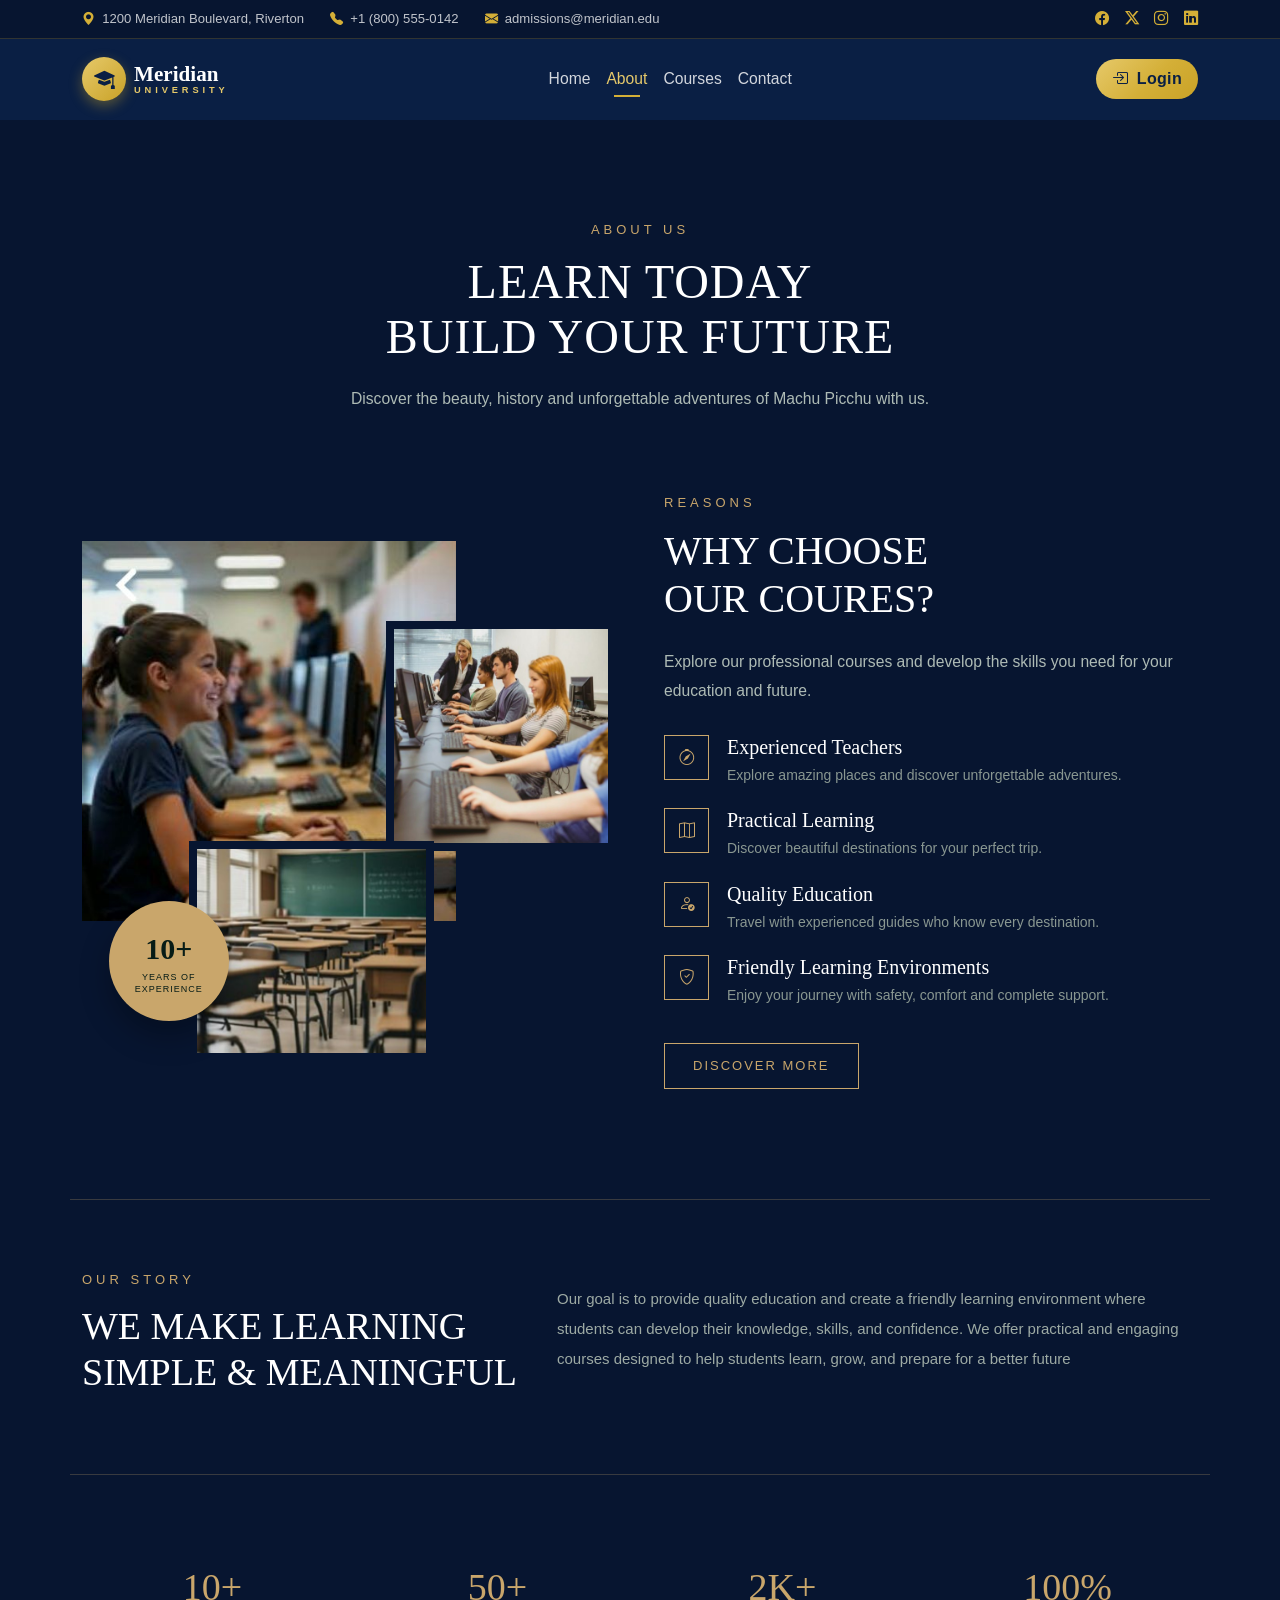
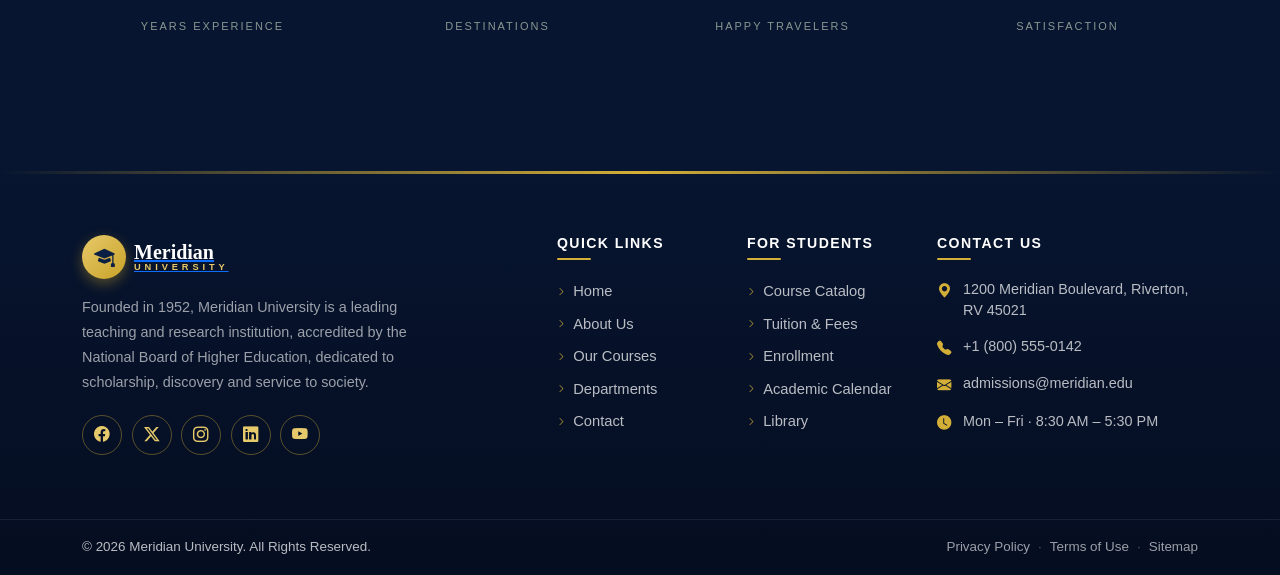
<file: about.html>
<!DOCTYPE html>
<html lang="en">
<head>
    <meta charset="UTF-8">
    <meta name="viewport" content="width=device-width, initial-scale=1.0">
    <title>Our Courses | Meridian University</title>
  <meta name="description" content="Browse courses at Meridian University — search, filter and enroll across seven schools and departments.">
  <link rel="icon" href="data:image/svg+xml,%3Csvg xmlns='http://www.w3.org/2000/svg' viewBox='0 0 64 64'%3E%3Crect width='64' height='64' rx='14' fill='%230a1f44'/%3E%3Ctext x='32' y='44' font-family='Georgia,serif' font-size='36' fill='%23d4af37' text-anchor='middle'%3EM%3C/text%3E%3C/svg%3E">
  <link href="https://cdn.jsdelivr.net/npm/bootstrap@5.3.3/dist/css/bootstrap.min.css" rel="stylesheet">
  <link href="https://cdn.jsdelivr.net/npm/bootstrap-icons@1.11.3/font/bootstrap-icons.min.css" rel="stylesheet">
  <link href="css/style.css" rel="stylesheet">
  <link rel="stylesheet" href="css/about.css">
</head>
<body>

      <!-- ============ TOP BAR ============ -->
  <div class="topbar d-none d-lg-block">
    <div class="container d-flex justify-content-between align-items-center">
      <div>
        <span class="topbar-item"><i class="bi bi-geo-alt-fill"></i> 1200 Meridian Boulevard, Riverton</span>
        <span class="topbar-item"><i class="bi bi-telephone-fill"></i> +1 (800) 555-0142</span>
        <span class="topbar-item"><i class="bi bi-envelope-fill"></i> admissions@meridian.edu</span>
      </div>
      <div class="topbar-social">
        <a href="#" aria-label="Facebook"><i class="bi bi-facebook"></i></a>
        <a href="#" aria-label="X (Twitter)"><i class="bi bi-twitter-x"></i></a>
        <a href="#" aria-label="Instagram"><i class="bi bi-instagram"></i></a>
        <a href="#" aria-label="LinkedIn"><i class="bi bi-linkedin"></i></a>
      </div>
    </div>
  </div>
     <!-- ============ NAVBAR ============ -->
 <nav class="navbar navbar-expand-lg navbar-dark navbar-main sticky-top" id="mainNavbar">
    <div class="container">
      <a class="navbar-brand d-flex align-items-center gap-2" href="#top">
        <span class="brand-badge"><i class="bi bi-mortarboard-fill"></i></span>
        <span class="d-flex flex-column lh-1">
          <span class="brand-name font-serif">Meridian</span>
          <span class="brand-sub">UNIVERSITY</span>
        </span>
      </a>
      <button class="navbar-toggler gold-toggler" type="button" data-bs-toggle="collapse" data-bs-target="#mainNav" aria-controls="mainNav" aria-expanded="false" aria-label="Toggle navigation">
        <span class="navbar-toggler-icon"></span>
      </button>
      <div class="collapse navbar-collapse" id="mainNav">
        <ul class="navbar-nav mx-auto mb-2 mb-lg-0">
          <li class="nav-item"><a class="nav-link "   aria-current="page"   href="index.html">Home</a></li>
          <li class="nav-item"><a class="nav-link active " href="about.html">About</a></li>
          <li class="nav-item"><a class="nav-link  " href="courses.html" >Courses</a></li>
          <li class="nav-item"><a class="nav-link" href="contact.html">Contact</a></li>
        </ul>
        <a href="login.html" class="btn btn-gold rounded-pill px-3 py-2 btn-login">
          <i class="bi bi-box-arrow-in-right me-1"></i> Login
        </a>
      </div>
    </div>
  </nav>
 <section class="about-section">
        <div class="container">
            <div class="text-center about-title">
                <p class="small-title">ABOUT US</p>
                <h1>LEARN TODAY
<br>BUILD YOUR FUTURE</h1>

                <p class="intro-text">
                    Discover the beauty, history and unforgettable
                    adventures of Machu Picchu with us.
                </p>
            </div>
            <div class="row align-items-center g-5">
                <div class="col-lg-6">
                    <div class="about-images">
                        <img src="img/photo3.jpg"
                            class="image-main"
                            alt="Machu Picchu">
                        <img src="img/photo2.jpg "
                            class="image-small image-one"
                            alt="Machu Picchu">

                        <img src="img/photo.jpg"
                            class="image-small image-two"
                            alt="Mountain">
                        <div class="experience-badge">
                            <span>10+</span>
                            <small>
                                YEARS OF<br>
                                EXPERIENCE
                            </small>
                        </div>
                    </div>
                </div>
                <div class="col-lg-6">
                    <p class="sub-heading">REASONS</p>
                    <h2 class="about-heading">
                        WHY CHOOSE
                        <br>
                        OUR COURES?
                    </h2>
                    <p class="about-description">
                       Explore our professional courses and develop
                       the skills you need for your education and future.
                    </p>
                    <div class="reason">
                        <div class="reason-icon">
                            <i class="bi bi-compass"></i>
                        </div>
                        <div>
                            <h5>Experienced Teachers</h5>
                            <p>
                                Explore amazing places and discover
                                unforgettable adventures.
                            </p>
                        </div>
                    </div>

                    <div class="reason">
                        <div class="reason-icon">
                            <i class="bi bi-map"></i>
                        </div>
                        <div>
                            <h5>Practical Learning</h5>
                            <p>
                                Discover beautiful destinations
                                for your perfect trip.
                            </p>
                        </div>
                    </div>

                    <div class="reason">
                        <div class="reason-icon">
                            <i class="bi bi-person-check"></i>
                        </div>
                        <div>
                            <h5>Quality Education</h5>
                            <p>
                                Travel with experienced guides
                                who know every destination.
                            </p>
                        </div>
                    </div>

                    <div class="reason">
                        <div class="reason-icon">
                            <i class="bi bi-shield-check"></i>
                        </div>
                        <div>
                            <h5>Friendly Learning Environments</h5>
                            <p>
                                Enjoy your journey with safety,
                                comfort and complete support.
                            </p>
                        </div>
                    </div>
                    <a href="#" class="about-button">
                        DISCOVER MORE
                    </a>
                </div>
            </div>

            <div class="row story-section align-items-center">

                <div class="col-lg-5">

                    <p class="sub-heading">
                        OUR STORY
                    </p>

                    <h2 class="story-title">
                        WE MAKE LEARNING
                        <br>SIMPLE & MEANINGFUL</h2>
                </div>
                <div class="col-lg-7">
                    <p class="story-text">
                        Our goal is to provide quality education and create a friendly learning environment where students can develop their knowledge, skills, and confidence. We offer practical and engaging courses designed to help students learn, grow, and prepare for a better future
                    </p>
                </div>
            </div>
            <div class="row statistics text-center">

                <div class="col-6 col-md-3">
                    <div class="stat-box">
                        <h3>10+</h3>
                        <p>YEARS EXPERIENCE</p>

                    </div>
                </div>
                <div class="col-6 col-md-3">
                    <div class="stat-box">
                        <h3>50+</h3>
                        <p>DESTINATIONS</p>
                    </div>
                </div>
                <div class="col-6 col-md-3">
                    <div class="stat-box">
                        <h3>2K+</h3>
                        <p> HAPPY TRAVELERS</p>

                    </div>
                </div>
                <div class="col-6 col-md-3">
                    <div class="stat-box">
                        <h3>100%</h3>
                        <p>SATISFACTION</p>
                    </div>
                </div>
            </div>
        </div>
 </section>


   


  <!-- ============ FOOTER ============ -->
  <footer class="footer">
    <div class="container py-5">
      <div class="row g-4 py-3">
        <div class="col-12 col-lg-4">
          <a class="d-inline-flex align-items-center gap-2 mb-3" href="#top">
            <span class="brand-badge"><i class="bi bi-mortarboard-fill"></i></span>
            <span class="d-flex flex-column lh-1">
              <span class="brand-name font-serif">Meridian</span>
              <span class="brand-sub">UNIVERSITY</span>
            </span>
          </a>
          <p class="footer-about">
            Founded in 1952, Meridian University is a leading teaching and research institution,
            accredited by the National Board of Higher Education, dedicated to scholarship,
            discovery and service to society.
          </p>
          <div class="footer-social">
            <a href="#" aria-label="Facebook"><i class="bi bi-facebook"></i></a>
            <a href="#" aria-label="X (Twitter)"><i class="bi bi-twitter-x"></i></a>
            <a href="#" aria-label="Instagram"><i class="bi bi-instagram"></i></a>
            <a href="#" aria-label="LinkedIn"><i class="bi bi-linkedin"></i></a>
            <a href="#" aria-label="YouTube"><i class="bi bi-youtube"></i></a>
          </div>
        </div>
        <div class="col-6 col-md-3 col-lg-2 offset-lg-1">
          <h6 class="footer-title">Quick Links</h6>
          <ul class="footer-links">
            <li><a href="#top">Home</a></li>
            <li><a href="#">About Us</a></li>
            <li><a href="#browseSection">Our Courses</a></li>
            <li><a href="#">Departments</a></li>
            <li><a href="#">Contact</a></li>
          </ul>
        </div>
        <div class="col-6 col-md-4 col-lg-2">
          <h6 class="footer-title">For Students</h6>
          <ul class="footer-links">
            <li><a href="#browseSection">Course Catalog</a></li>
            <li><a href="#tuition">Tuition &amp; Fees</a></li>
            <li><a href="#" data-bs-toggle="modal" data-bs-target="#enrollModal" id="footerEnrollLink">Enrollment</a></li>
            <li><a href="#">Academic Calendar</a></li>
            <li><a href="#">Library</a></li>
          </ul>
        </div>
        <div class="col-12 col-md-5 col-lg-3">
          <h6 class="footer-title">Contact Us</h6>
          <ul class="footer-contact">
            <li><i class="bi bi-geo-alt-fill"></i><span>1200 Meridian Boulevard, Riverton, RV 45021</span></li>
            <li><i class="bi bi-telephone-fill"></i><span>+1 (800) 555-0142</span></li>
            <li><i class="bi bi-envelope-fill"></i><span>admissions@meridian.edu</span></li>
            <li><i class="bi bi-clock-fill"></i><span>Mon &ndash; Fri &middot; 8:30 AM &ndash; 5:30 PM</span></li>
          </ul>
        </div>
      </div>
    </div>
    <div class="footer-bottom">
      <div class="container d-flex flex-column flex-md-row justify-content-between align-items-center gap-2">
        <span>&copy; 2026 Meridian University. All Rights Reserved.</span>
        <span class="footer-bottom-links">
          <a href="#">Privacy Policy</a><span>&middot;</span><a href="#">Terms of Use</a><span>&middot;</span><a href="#">Sitemap</a>
        </span>
      </div>
    </div>
  </footer>

  <!-- ============ ENROLLMENT MODAL ============ -->
  <div class="modal fade" id="enrollModal" tabindex="-1" aria-labelledby="enrollModalTitle" aria-hidden="true">
    <div class="modal-dialog modal-lg modal-dialog-centered modal-dialog-scrollable">
      <div class="modal-content">
        <div class="modal-header app-modal-header">
          <h5 class="modal-title font-serif" id="enrollModalTitle">
            <i class="bi bi-pencil-square me-2"></i>Course Enrollment Application
          </h5>
          <button type="button" class="btn-close btn-close-white" data-bs-dismiss="modal" aria-label="Close"></button>
        </div>

        <div class="modal-body p-4">
          <div id="enrollFormWrap">
            <p class="text-muted small mb-4">
              Complete the application below to reserve your place. Fields marked
              <span class="required-mark">*</span> are required.
            </p>
            <form id="enrollForm" class="needs-validation" novalidate>
              <div class="row g-3">
                <div class="col-md-6">
                  <label class="form-label" for="enrollName">Full Name <span class="required-mark">*</span></label>
                  <input type="text" class="form-control" id="enrollName" placeholder="e.g. Amelia J. Ward" required>
                  <div class="invalid-feedback">Please enter your full name.</div>
                </div>
                <div class="col-md-6">
                  <label class="form-label" for="enrollFather">Father's Name <span class="required-mark">*</span></label>
                  <input type="text" class="form-control" id="enrollFather" placeholder="e.g. Robert M. Ward" required>
                  <div class="invalid-feedback">Please enter your father's name.</div>
                </div>
                <div class="col-md-6">
                  <label class="form-label" for="enrollEmail">Email Address <span class="required-mark">*</span></label>
                  <div class="input-group">
                    <span class="input-group-text icon-addon"><i class="bi bi-envelope"></i></span>
                    <input type="email" class="form-control" id="enrollEmail" placeholder="you@example.com" required>
                  </div>
                  <div class="invalid-feedback">Please enter a valid email address.</div>
                </div>
                <div class="col-md-6">
                  <label class="form-label" for="enrollPhone">Phone Number <span class="required-mark">*</span></label>
                  <div class="input-group">
                    <span class="input-group-text icon-addon"><i class="bi bi-telephone"></i></span>
                    <input type="tel" class="form-control" id="enrollPhone" placeholder="+1 555 000 1234" pattern="[0-9+()\-\s]{7,20}" required>
                  </div>
                  <div class="invalid-feedback">Please enter a valid phone number.</div>
                </div>
                <div class="col-md-6">
                  <label class="form-label" for="enrollDob">Date of Birth <span class="required-mark">*</span></label>
                  <input type="date" class="form-control" id="enrollDob" required>
                  <div class="invalid-feedback">Please select your date of birth.</div>
                </div>
                <div class="col-md-6">
                  <label class="form-label" for="enrollGender">Gender <span class="required-mark">*</span></label>
                  <select class="form-select" id="enrollGender" required>
                    <option value="" disabled selected>Select gender...</option>
                    <option>Male</option>
                    <option>Female</option>
                    <option>Other</option>
                    <option>Prefer not to say</option>
                  </select>
                  <div class="invalid-feedback">Please select your gender.</div>
                </div>
                <div class="col-12">
                  <label class="form-label" for="enrollAddress">Address <span class="required-mark">*</span></label>
                  <div class="input-group">
                    <span class="input-group-text icon-addon"><i class="bi bi-house-door"></i></span>
                    <input type="text" class="form-control" id="enrollAddress" placeholder="Street, city, state / province, postal code" required>
                  </div>
                  <div class="invalid-feedback">Please enter your full address.</div>
                </div>
                <div class="col-md-6">
                  <label class="form-label" for="enrollEducation">Previous Education <span class="required-mark">*</span></label>
                  <select class="form-select" id="enrollEducation" required>
                    <option value="" disabled selected>Select education...</option>
                    <option>High School / Secondary</option>
                    <option>Diploma</option>
                    <option>Associate Degree</option>
                    <option>Bachelor's Degree</option>
                    <option>Master's Degree</option>
                    <option>Other</option>
                  </select>
                  <div class="invalid-feedback">Please select your previous education.</div>
                </div>
                <div class="col-md-6">
                  <label class="form-label" for="enrollCourse">Selected Course</label>
                  <input type="text" class="form-control bg-light" id="enrollCourse" readonly>
                  <div class="form-text text-gold-dark" id="enrollCourseFee"></div>
                </div>
                <div class="col-12">
                  <label class="form-label" for="enrollInfo">Additional Information</label>
                  <textarea class="form-control" id="enrollInfo" rows="3" placeholder="Anything else you would like the admissions office to know (optional)"></textarea>
                </div>
              </div>
            </form>
          </div>

          <div id="enrollSuccess" class="enroll-success d-none">
            <div class="success-icon"><i class="bi bi-check-lg"></i></div>
            <h4 class="font-serif mb-2">Application Submitted</h4>
            <p class="text-muted">
              Congratulations! Your enrollment application has been received.
              Our admissions office will contact you within two working days.
            </p>
            <div class="success-details">
              <div class="row-line"><span>Student ID</span><strong id="enrollSid">—</strong></div>
              <div class="row-line"><span>Course</span><strong id="enrollCourseLabel">—</strong></div>
              <div class="row-line"><span>Course Fee</span><strong id="enrollFeeLabel">—</strong></div>
              <div class="row-line"><span>Status</span><strong class="text-gold-dark">Application Under Review</strong></div>
            </div>
            <div class="d-flex flex-wrap gap-2 justify-content-center mt-3">
              <button class="btn btn-gold" id="enrollViewTuition">
                <i class="bi bi-receipt me-2"></i>View Tuition &amp; Fees
              </button>
              <button class="btn btn-outline-navy" data-bs-dismiss="modal">Close</button>
            </div>
          </div>
        </div>

        <div class="modal-footer" id="enrollFooter">
          <button type="button" class="btn btn-outline-navy" data-bs-dismiss="modal">Cancel</button>
          <button type="submit" form="enrollForm" class="btn btn-gold px-4" id="enrollSubmit">
            <span class="spinner-border spinner-border-sm me-2 d-none" id="enrollSpinner" role="status" aria-hidden="true"></span>
            <i class="bi bi-send-check me-2" id="enrollSubmitIcon"></i>Submit Application
          </button>
        </div>
      </div>
    </div>
  </div>

  <!-- ============ TOAST ============ -->
  <div class="toast-container position-fixed bottom-0 end-0 p-3">
    <div id="appToast" class="toast app-toast" role="alert" aria-live="assertive" aria-atomic="true" data-bs-delay="4200">
      <div class="toast-header app-toast-header">
        <i class="bi bi-check-circle-fill me-2" id="appToastIcon"></i>
        <strong class="me-auto" id="appToastTitle">Success</strong>
        <button type="button" class="btn-close btn-close-white" data-bs-dismiss="toast" aria-label="Close"></button>
      </div>
      <div class="toast-body" id="appToastMsg"></div>
    </div>
  </div>

  <!-- ============ BACK TO TOP ============ -->
  <button id="backToTop" class="back-to-top" aria-label="Back to top">
    <i class="bi bi-arrow-up"></i>
  </button>

  <script src="js/courses.js"></script>



  
  <script src="https://cdn.jsdelivr.net/npm/bootstrap@5.3.3/dist/js/bootstrap.bundle.min.js"></script>
</body>

</html>
</file>
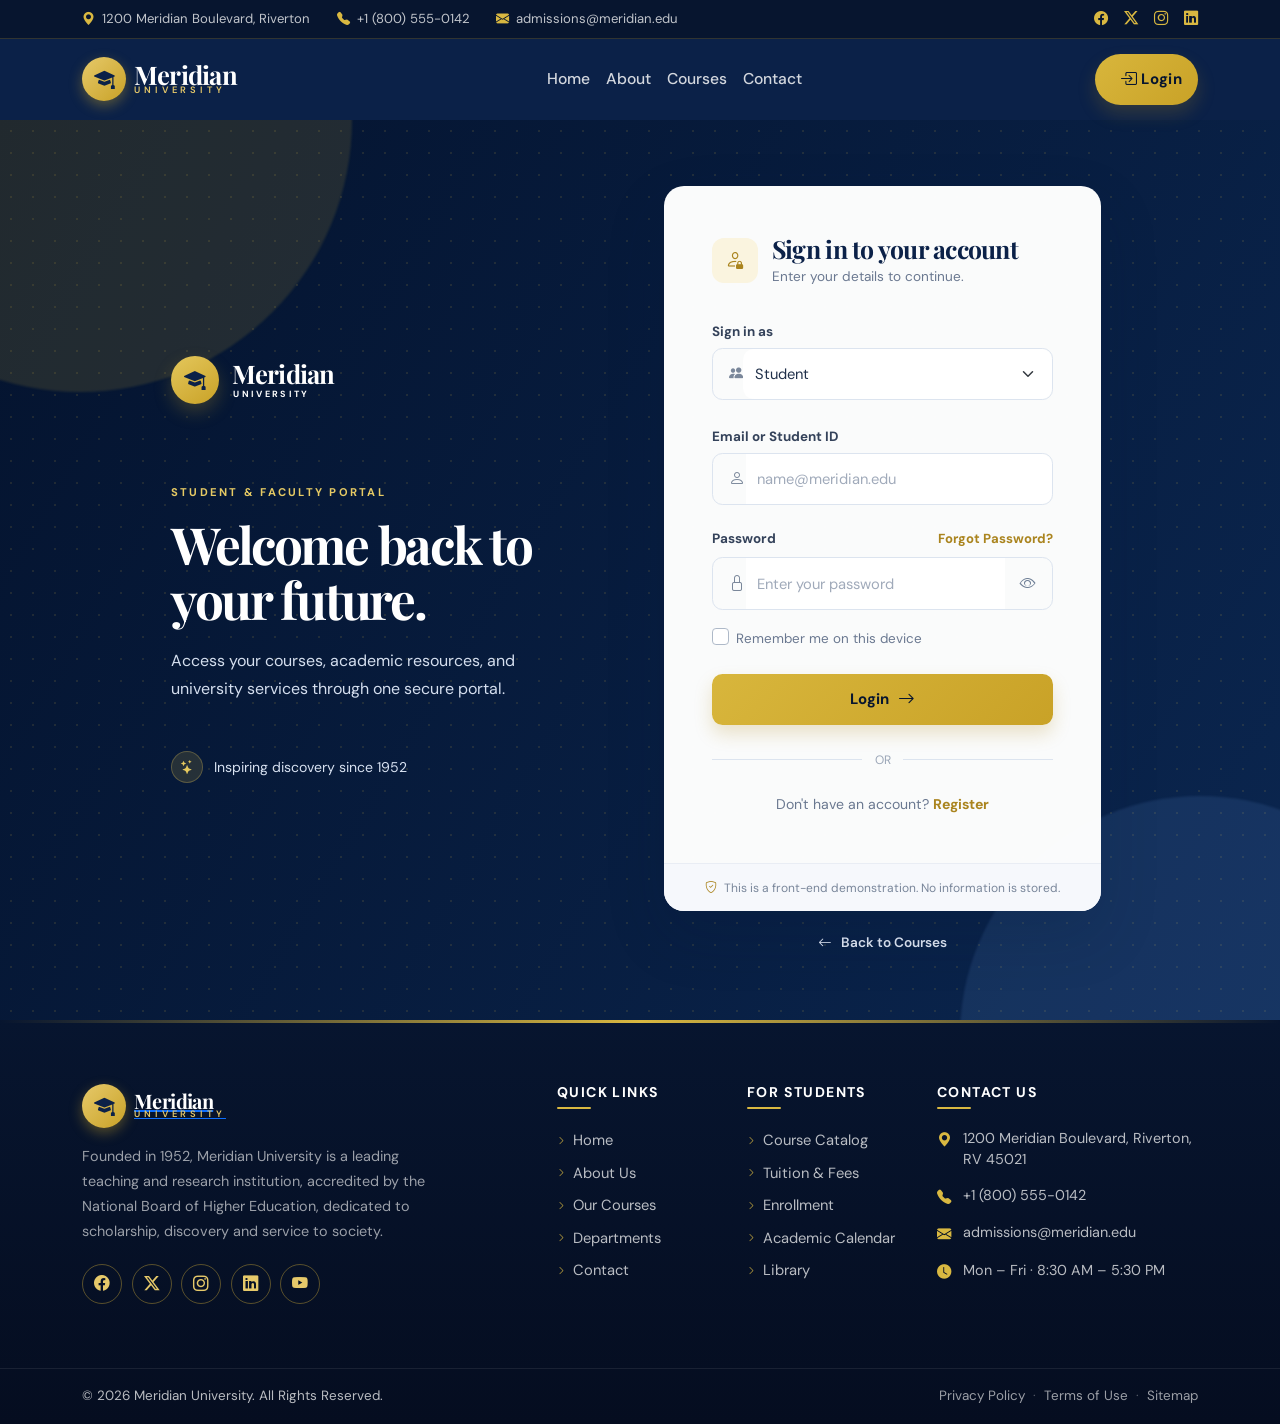
<file: login.html>
<!DOCTYPE html>
<html lang="en">
<head>
  <meta charset="UTF-8">
  <meta name="viewport" content="width=device-width, initial-scale=1.0">
  <meta name="description" content="Meridian University login portal">
  <title>Sign In | Meridian University</title>
  <link rel="preconnect" href="https://fonts.googleapis.com">
  <link rel="preconnect" href="https://fonts.gstatic.com" crossorigin>
  <link href="https://fonts.googleapis.com/css2?family=DM+Sans:wght@400;500;600;700&family=Playfair+Display:wght@600;700&display=swap" rel="stylesheet">
  <link href="https://cdn.jsdelivr.net/npm/bootstrap@5.3.3/dist/css/bootstrap.min.css" rel="stylesheet">
  <link rel="stylesheet" href="https://cdn.jsdelivr.net/npm/bootstrap-icons@1.11.3/font/bootstrap-icons.min.css">
  <link rel="stylesheet" href="css/style.css">
  <link rel="stylesheet" href="css/login.css">
</head>
<body>
    <!-- ============ TOP BAR ============ -->
  <div class="topbar d-none d-lg-block">
    <div class="container d-flex justify-content-between align-items-center">
      <div>
        <span class="topbar-item"><i class="bi bi-geo-alt-fill"></i> 1200 Meridian Boulevard, Riverton</span>
        <span class="topbar-item"><i class="bi bi-telephone-fill"></i> +1 (800) 555-0142</span>
        <span class="topbar-item"><i class="bi bi-envelope-fill"></i> admissions@meridian.edu</span>
      </div>
      <div class="topbar-social">
        <a href="#" aria-label="Facebook"><i class="bi bi-facebook"></i></a>
        <a href="#" aria-label="X (Twitter)"><i class="bi bi-twitter-x"></i></a>
        <a href="#" aria-label="Instagram"><i class="bi bi-instagram"></i></a>
        <a href="#" aria-label="LinkedIn"><i class="bi bi-linkedin"></i></a>
      </div>
    </div>
  </div>
  <!-- ============ NAVBAR ============ -->
 <nav class="navbar navbar-expand-lg navbar-dark navbar-main sticky-top" id="mainNavbar">
    <div class="container">
      <a class="navbar-brand d-flex align-items-center gap-2" href="#top">
        <span class="brand-badge"><i class="bi bi-mortarboard-fill"></i></span>
        <span class="d-flex flex-column lh-1">
          <span class="brand-name font-serif">Meridian</span>
          <span class="brand-sub">UNIVERSITY</span>
        </span>
      </a>
      <button class="navbar-toggler gold-toggler" type="button" data-bs-toggle="collapse" data-bs-target="#mainNav" aria-controls="mainNav" aria-expanded="false" aria-label="Toggle navigation">
        <span class="navbar-toggler-icon"></span>
      </button>
      <div class="collapse navbar-collapse" id="mainNav">
        <ul class="navbar-nav mx-auto mb-2 mb-lg-0">
          <li class="nav-item"><a class="nav-link "   aria-current="page"   href="index.html">Home</a></li>
          <li class="nav-item"><a class="nav-link  " href="about.html">About</a></li>
          <li class="nav-item"><a class="nav-link  " href="courses.html" >Courses</a></li>
          <li class="nav-item"><a class="nav-link" href="contact.html">Contact</a></li>
        </ul>
        <a href="login.html" class="btn btn-gold rounded-pill px-3 py-2 btn-login">
          <i class="bi bi-box-arrow-in-right me-1"></i> Login
        </a>
      </div>
    </div>
  </nav> 
  <main class="login-page">
    <div class="background-orb orb-one"></div>
    <div class="background-orb orb-two"></div>

    <div class="container login-container">
      <div class="row align-items-center justify-content-center g-4 g-lg-5">
        <section class="col-lg-5 col-xl-5 branding-panel" aria-labelledby="welcome-title">
          <a class="brand" href="courses.html" aria-label="Meridian University courses">
            <span class="brand-mark" aria-hidden="true"><i class="bi bi-mortarboard-fill"></i></span>
            <span class="brand-name">Meridian <small>University</small></span>
          </a>

          <div class="welcome-copy">
            <span class="section-kicker">Student &amp; Faculty Portal</span>
            <h1 id="welcome-title">Welcome back to your future.</h1>
            <p>Access your courses, academic resources, and university services through one secure portal.</p>
          </div>

          <div class="campus-note">
            <span class="campus-note-icon"><i class="bi bi-stars"></i></span>
            <span>Inspiring discovery since 1952</span>
          </div>
        </section>

        <section class="col-sm-10 col-md-8 col-lg-6 col-xl-5" aria-labelledby="login-title">
          <div class="card login-card border-0">
            <div class="card-body p-4 p-sm-5">
              <div class="login-heading">
                <span class="form-icon" aria-hidden="true"><i class="bi bi-person-lock"></i></span>
                <div>
                  <h2 id="login-title">Sign in to your account</h2>
                  <p>Enter your details to continue.</p>
                </div>
              </div>

              <form class="login-form" action="#" method="post">
                <div class="mb-4">
                  <label for="userType" class="form-label">Sign in as</label>
                  <div class="select-wrap">
                    <i class="bi bi-people-fill" aria-hidden="true"></i>
                    <select class="form-select" id="userType" name="userType" aria-label="Select user type">
                      <option value="student" selected>Student</option>
                      <option value="teacher">Teacher</option>
                      <option value="administrator">Administrator</option>
                    </select>
                  </div>
                </div>

                <div class="mb-4">
                  <label for="identifier" class="form-label">Email or Student ID</label>
                  <div class="input-group login-input-group">
                    <span class="input-group-text"><i class="bi bi-person"></i></span>
                    <input class="form-control" type="text" id="identifier" name="identifier" placeholder="name@meridian.edu" autocomplete="username" required>
                  </div>
                </div>

                <div class="mb-3">
                  <div class="d-flex justify-content-between align-items-center gap-3 mb-2">
                    <label for="password" class="form-label mb-0">Password</label>
                    <a class="text-link" href="#">Forgot Password?</a>
                  </div>
                  <div class="input-group login-input-group">
                    <span class="input-group-text"><i class="bi bi-lock"></i></span>
                    <input class="form-control" type="password" id="password" name="password" placeholder="Enter your password" autocomplete="current-password" required>
                    <button class="btn password-toggle" type="button" aria-label="Show password" title="Show password">
                      <i class="bi bi-eye" aria-hidden="true"></i>
                    </button>
                  </div>
                </div>

                <div class="form-check remember-check mb-4">
                  <input class="form-check-input" type="checkbox" value="remember" id="rememberMe" name="rememberMe">
                  <label class="form-check-label" for="rememberMe">Remember me on this device</label>
                </div>

                <button class="btn btn-login w-100" type="submit">
                  <span>Login</span>
                  <i class="bi bi-arrow-right" aria-hidden="true"></i>
                </button>
              </form>

              <div class="login-divider"><span>or</span></div>

              <p class="register-copy mb-0">Don't have an account? <a class="text-link" href="#">Register</a></p>
            </div>

            <div class="card-footer login-footer text-center">
              <i class="bi bi-shield-check" aria-hidden="true"></i>
              This is a front-end demonstration. No information is stored.
            </div>
          </div>

          <a class="back-link" href="courses.html"><i class="bi bi-arrow-left"></i> Back to Courses</a>
        </section>
      </div>
    </div>
  </main>

  <!-- =========================
     FOOTER
========================== -->
<!-- ============ FOOTER ============ -->
  <footer class="footer">
    <div class="container py-5">
      <div class="row g-4 py-3">
        <div class="col-12 col-lg-4">
          <a class="d-inline-flex align-items-center gap-2 mb-3" href="#top">
            <span class="brand-badge"><i class="bi bi-mortarboard-fill"></i></span>
            <span class="d-flex flex-column lh-1">
              <span class="brand-name font-serif">Meridian</span>
              <span class="brand-sub">UNIVERSITY</span>
            </span>
          </a>
          <p class="footer-about">
            Founded in 1952, Meridian University is a leading teaching and research institution,
            accredited by the National Board of Higher Education, dedicated to scholarship,
            discovery and service to society.
          </p>
          <div class="footer-social">
            <a href="#" aria-label="Facebook"><i class="bi bi-facebook"></i></a>
            <a href="#" aria-label="X (Twitter)"><i class="bi bi-twitter-x"></i></a>
            <a href="#" aria-label="Instagram"><i class="bi bi-instagram"></i></a>
            <a href="#" aria-label="LinkedIn"><i class="bi bi-linkedin"></i></a>
            <a href="#" aria-label="YouTube"><i class="bi bi-youtube"></i></a>
          </div>
        </div>
        <div class="col-6 col-md-3 col-lg-2 offset-lg-1">
          <h6 class="footer-title">Quick Links</h6>
          <ul class="footer-links">
            <li><a href="#top">Home</a></li>
            <li><a href="#">About Us</a></li>
            <li><a href="#browseSection">Our Courses</a></li>
            <li><a href="#">Departments</a></li>
            <li><a href="#">Contact</a></li>
          </ul>
        </div>
        <div class="col-6 col-md-4 col-lg-2">
          <h6 class="footer-title">For Students</h6>
          <ul class="footer-links">
            <li><a href="#browseSection">Course Catalog</a></li>
            <li><a href="#tuition">Tuition &amp; Fees</a></li>
            <li><a href="#" data-bs-toggle="modal" data-bs-target="#enrollModal" id="footerEnrollLink">Enrollment</a></li>
            <li><a href="#">Academic Calendar</a></li>
            <li><a href="#">Library</a></li>
          </ul>
        </div>
        <div class="col-12 col-md-5 col-lg-3">
          <h6 class="footer-title">Contact Us</h6>
          <ul class="footer-contact">
            <li><i class="bi bi-geo-alt-fill"></i><span>1200 Meridian Boulevard, Riverton, RV 45021</span></li>
            <li><i class="bi bi-telephone-fill"></i><span>+1 (800) 555-0142</span></li>
            <li><i class="bi bi-envelope-fill"></i><span>admissions@meridian.edu</span></li>
            <li><i class="bi bi-clock-fill"></i><span>Mon &ndash; Fri &middot; 8:30 AM &ndash; 5:30 PM</span></li>
          </ul>
        </div>
      </div>
    </div>
    <div class="footer-bottom">
      <div class="container d-flex flex-column flex-md-row justify-content-between align-items-center gap-2">
        <span>&copy; 2026 Meridian University. All Rights Reserved.</span>
        <span class="footer-bottom-links">
          <a href="#">Privacy Policy</a><span>&middot;</span><a href="#">Terms of Use</a><span>&middot;</span><a href="#">Sitemap</a>
        </span>
      </div>
    </div>
  </footer>

  <!-- ============ ENROLLMENT MODAL ============ -->
  <div class="modal fade" id="enrollModal" tabindex="-1" aria-labelledby="enrollModalTitle" aria-hidden="true">
    <div class="modal-dialog modal-lg modal-dialog-centered modal-dialog-scrollable">
      <div class="modal-content">
        <div class="modal-header app-modal-header">
          <h5 class="modal-title font-serif" id="enrollModalTitle">
            <i class="bi bi-pencil-square me-2"></i>Course Enrollment Application
          </h5>
          <button type="button" class="btn-close btn-close-white" data-bs-dismiss="modal" aria-label="Close"></button>
        </div>




    </a>
</div>
  <script src="https://cdn.jsdelivr.net/npm/bootstrap@5.3.3/dist/js/bootstrap.bundle.min.js"></script>

</body>
</html>
</file>
<file: css/style.css>
/* ==========================================================================
   Meridian University — Courses Page Stylesheet
   Palette: Navy Blue · White · Gold
   ========================================================================== */

:root {
  --navy-950: #071530;
  --navy-900: #0a1f44;
  --navy-800: #0f2b5c;
  --navy-700: #15366e;
  --navy-600: #1d4385;
  --navy-100: #e8edf6;
  --navy-50: #f4f7fc;
  --gold-600: #a8821c;
  --gold-500: #c9a227;
  --gold-400: #d4af37;
  --gold-300: #e6c96a;
  --gold-100: #faf3dc;
  --ink: #22304a;
  --muted: #66738e;
  --line: #e3e8f1;
  --bg: #f5f7fb;
  --shadow-sm: 0 0.35rem 1rem rgba(10, 31, 68, 0.08);
  --shadow-md: 0 0.75rem 1.75rem rgba(10, 31, 68, 0.12);
  --shadow-lg: 0 1.25rem 3rem rgba(10, 31, 68, 0.18);
  --radius: 1rem;
  --font-serif: Georgia, "Times New Roman", serif;
}

/* ---------- Base ---------- */
html { scroll-behavior: smooth; }
body {
  background: var(--bg);
  color: var(--ink);
  font-size: 0.98rem;
  overflow-x: hidden;
}
::selection { background: var(--gold-300); color: var(--navy-900); }

.font-serif { font-family: var(--font-serif); }
.text-gold { color: var(--gold-300); }
.text-gold-dark { color: var(--gold-600); }

section { scroll-margin-top: 90px; }
img { max-width: 100%; }

/* ---------- Buttons ---------- */
.btn { border-radius: 0.65rem; transition: all 0.3s ease; font-weight: 600; }

.btn-gold {
  background: linear-gradient(135deg, var(--gold-300), var(--gold-400) 55%, var(--gold-500));
  color: var(--navy-900);
  border: none;
  letter-spacing: 0.02em;
}
.btn-gold:hover, .btn-gold:focus {
  background: linear-gradient(135deg, var(--gold-400), var(--gold-500));
  color: var(--navy-950);
  transform: translateY(-2px);
  box-shadow: 0 0.5rem 1.25rem rgba(201, 162, 39, 0.45);
}
.btn-gold:disabled { color: var(--navy-900); opacity: 0.85; }

.btn-outline-navy {
  border: 1.5px solid var(--navy-800);
  color: var(--navy-800);
  background: transparent;
}
.btn-outline-navy:hover, .btn-outline-navy:focus {
  background: var(--navy-800);
  color: #fff;
  transform: translateY(-2px);
  box-shadow: 0 0.5rem 1.1rem rgba(10, 31, 68, 0.28);
}

.btn-outline-gold-soft {
  border: 1.5px solid rgba(230, 201, 106, 0.65);
  color: var(--gold-300);
  background: rgba(255, 255, 255, 0.06);
}
.btn-outline-gold-soft:hover {
  background: var(--gold-400);
  border-color: var(--gold-400);
  color: var(--navy-900);
}

/* ---------- Forms ---------- */
.form-control, .form-select {
  border-radius: 0.65rem;
  border-color: var(--line);
  padding: 0.55rem 0.85rem;
  font-size: 0.95rem;
}
.form-control:focus, .form-select:focus {
  border-color: var(--gold-400);
  box-shadow: 0 0 0 0.22rem rgba(212, 175, 55, 0.28);
}
.form-check-input:checked { background-color: var(--navy-800); border-color: var(--navy-800); }
.form-check-input:focus { border-color: var(--gold-400); box-shadow: 0 0 0 0.22rem rgba(212, 175, 55, 0.28); }
.form-label { font-weight: 600; font-size: 0.88rem; color: var(--navy-800); margin-bottom: 0.35rem; }
.required-mark { color: #c0392b; font-weight: 700; }
.icon-addon {
  background: var(--gold-100);
  color: var(--gold-600);
  border: 1px solid var(--line);
  border-radius: 0.65rem 0 0 0.65rem;
}
.input-group .form-control { border-radius: 0 0.65rem 0.65rem 0; }

/* ==========================================================================
   TOP BAR
   ========================================================================== */
.topbar {
  background: var(--navy-950);
  color: rgba(255, 255, 255, 0.75);
  font-size: 0.82rem;
  padding: 0.5rem 0;
  border-bottom: 1px solid rgba(212, 175, 55, 0.2);
}
.topbar i { color: var(--gold-400); }
.topbar-item { display: inline-flex; align-items: center; gap: 0.45rem; margin-right: 1.4rem; }
.topbar-social a {
  color: rgba(255, 255, 255, 0.62);
  margin-left: 0.75rem;
  font-size: 0.9rem;
  transition: color 0.25s, transform 0.25s;
  display: inline-block;
}
.topbar-social a:hover { color: var(--gold-300); transform: translateY(-2px); }

/* ==========================================================================
   NAVBAR
   ========================================================================== */
.navbar-main {
  background: var(--navy-900);
  padding: 0.85rem 0;
  transition: box-shadow 0.3s ease, padding 0.3s ease;
}
.navbar-main.navbar-scrolled {
  box-shadow: 0 0.5rem 1.5rem rgba(7, 21, 48, 0.35);
  padding: 0.55rem 0;
}
.brand-badge {
  width: 44px;
  height: 44px;
  border-radius: 50%;
  background: linear-gradient(135deg, var(--gold-300), var(--gold-500));
  color: var(--navy-900);
  display: inline-flex;
  align-items: center;
  justify-content: center;
  font-size: 1.3rem;
  box-shadow: 0 0.3rem 0.8rem rgba(201, 162, 39, 0.4);
  flex-shrink: 0;
}
.brand-name { font-size: 1.32rem; color: #fff; font-weight: 700; line-height: 1.05; }
.brand-sub { font-size: 0.58rem; letter-spacing: 0.42em; color: var(--gold-300); font-weight: 600; }

.navbar-main .nav-link {
  color: rgba(255, 255, 255, 0.82);
  font-weight: 500;
  position: relative;
  padding: 0.5rem 0.95rem;
  transition: color 0.25s;
}
.navbar-main .nav-link::after {
  content: "";
  position: absolute;
  left: 0.95rem;
  right: 0.95rem;
  bottom: 0.15rem;
  height: 2px;
  background: var(--gold-400);
  transform: scaleX(0);
  transform-origin: left;
  transition: transform 0.3s ease;
}
.navbar-main .nav-link:hover { color: #fff; }
.navbar-main .nav-link:hover::after { transform: scaleX(1); }
.navbar-main .nav-link.active { color: var(--gold-300); }
.navbar-main .nav-link.active::after { transform: scaleX(1); }

.gold-toggler { border: 1.5px solid rgba(212, 175, 55, 0.6); }
.gold-toggler:focus { box-shadow: 0 0 0 0.2rem rgba(212, 175, 55, 0.3); }
.navbar-main .navbar-collapse { border-top: none; }
@media (max-width: 991.98px) {
  .navbar-main .navbar-nav {
    background: var(--navy-800);
    border-radius: 0.8rem;
    padding: 0.5rem 0.75rem;
    margin-top: 0.75rem;
  }
  .navbar-main .nav-link::after { display: none; }
  .btn-login { margin: 0.75rem 0.5rem 0.25rem; }
}


/* ==========================================================================
   FOOTER
   ========================================================================== */
.footer {
  background: linear-gradient(180deg, var(--navy-950), #050d20);
  color: rgba(255, 255, 255, 0.72);
  position: relative;
}
.footer::before {
  content: "";
  position: absolute;
  top: 0;
  left: 0;
  right: 0;
  height: 3px;
  background: linear-gradient(90deg, transparent, var(--gold-400), transparent);
}
.footer .brand-name { font-size: 1.25rem; }
.footer-about { font-size: 0.9rem; line-height: 1.75; color: rgba(255, 255, 255, 0.6); }
.footer-title {
  color: #fff;
  font-size: 0.88rem;
  letter-spacing: 0.1em;
  text-transform: uppercase;
  font-weight: 700;
  margin-bottom: 1.15rem;
  position: relative;
  padding-bottom: 0.55rem;
}
.footer-title::after {
  content: "";
  position: absolute;
  left: 0;
  bottom: 0;
  width: 34px;
  height: 2px;
  background: var(--gold-400);
  border-radius: 2px;
}
.footer-links { list-style: none; padding: 0; margin: 0; }
.footer-links li { margin-bottom: 0.55rem; }
.footer-links a {
  color: rgba(255, 255, 255, 0.72);
  text-decoration: none;
  display: inline-flex;
  align-items: center;
  gap: 0.45rem;
  transition: color 0.25s, padding-left 0.25s;
  font-size: 0.92rem;
}
.footer-links a::before { content: "\F285"; font-family: "bootstrap-icons"; font-size: 0.55rem; color: var(--gold-400); }
.footer-links a:hover { color: var(--gold-300); padding-left: 0.3rem; }
.footer-contact { list-style: none; padding: 0; margin: 0; }
.footer-contact li { display: flex; gap: 0.75rem; margin-bottom: 0.85rem; font-size: 0.9rem; align-items: flex-start; }
.footer-contact i { color: var(--gold-400); flex-shrink: 0; margin-top: 0.15rem; }
.footer-social { display: flex; gap: 0.6rem; margin-top: 1.2rem; }
.footer-social a {
  width: 40px;
  height: 40px;
  border-radius: 50%;
  display: inline-flex;
  align-items: center;
  justify-content: center;
  color: var(--gold-300);
  border: 1px solid rgba(212, 175, 55, 0.4);
  transition: all 0.3s;
  text-decoration: none;
}
.footer-social a:hover {
  background: var(--gold-400);
  color: var(--navy-900);
  transform: translateY(-3px);
  border-color: var(--gold-400);
}
.footer-bottom { border-top: 1px solid rgba(255, 255, 255, 0.08); padding: 1.1rem 0; font-size: 0.84rem; }
.footer-bottom-links a { color: rgba(255, 255, 255, 0.6); text-decoration: none; }
.footer-bottom-links a:hover { color: var(--gold-300); }
.footer-bottom-links span { margin: 0 0.5rem; color: rgba(255, 255, 255, 0.3); }

/* ==========================================================================
   MODALS & TOAST
   ========================================================================== */
.modal-content { border-radius: 1.1rem; border: none; }
.app-modal-header {
  background: var(--navy-900);
  color: #fff;
  border-radius: 1.1rem 1.1rem 0 0;
  border-bottom: none;
  padding: 1.15rem 1.5rem;
}
.app-modal-header .modal-title { font-size: 1.2rem; }
.app-modal-header .modal-title i { color: var(--gold-300); }

.enroll-success { text-align: center; padding: 0.5rem 0.5rem 0.75rem; }
.success-icon {
  width: 84px;
  height: 84px;
  margin: 0 auto 1.2rem;
  border-radius: 50%;
  background: var(--gold-100);
  display: flex;
  align-items: center;
  justify-content: center;
  color: var(--gold-500);
  font-size: 2.5rem;
  border: 2px solid var(--gold-300);
  box-shadow: 0 0 0 8px rgba(212, 175, 55, 0.12);
}
.success-details { background: var(--navy-50); border-radius: 0.8rem; padding: 1rem 1.25rem; text-align: left; margin: 1.25rem 0; }
.success-details .row-line { display: flex; justify-content: space-between; gap: 1rem; padding: 0.35rem 0; font-size: 0.92rem; }
.success-details .row-line span { color: var(--muted); }
.success-details .row-line strong { color: var(--navy-900); text-align: right; }

.app-toast { border: 0; border-radius: 0.9rem; overflow: hidden; box-shadow: var(--shadow-lg); }
.app-toast-header { background: var(--navy-900); color: #fff; }
.app-toast-header i { color: var(--gold-300); font-size: 1.05rem; }
.app-toast .toast-body { background: #fff; color: var(--ink); font-size: 0.92rem; }

/* ==========================================================================
   BACK TO TOP
   ========================================================================== */
.back-to-top {
  position: fixed;
  right: 1.5rem;
  bottom: 1.5rem;
  z-index: 1040;
  width: 48px;
  height: 48px;
  border-radius: 50%;
  border: none;
  background: linear-gradient(135deg, var(--gold-300), var(--gold-500));
  color: var(--navy-900);
  font-size: 1.1rem;
  display: flex;
  align-items: center;
  justify-content: center;
  box-shadow: 0 0.5rem 1.5rem rgba(201, 162, 39, 0.5);
  opacity: 0;
  visibility: hidden;
  transform: translateY(10px);
  transition: all 0.35s;
}
.back-to-top.show { opacity: 1; visibility: visible; transform: none; }
.back-to-top:hover { background: var(--navy-900); color: var(--gold-300); }

/* ==========================================================================
   RESPONSIVE
   ========================================================================== */
@media (max-width: 991.98px) {
  .summary-card { position: static; }
  .courses-hero { padding: 6.5rem 0 9rem; }
  .stat-item { padding: 0.25rem 1rem; }
  .details-image-wrap { height: 260px; }
}

@media (max-width: 767.98px) {
  .stat-item + .stat-item { border-left: none; }
  .stat-item { padding: 0.25rem 0.8rem; }
  .hero-stats { gap: 0.75rem; }
  .results-bar { flex-direction: column; align-items: flex-start; }
  .tuition-statement { flex-direction: column; align-items: flex-start; }
  .filter-card { padding: 1.1rem; }
}

@media (max-width: 575.98px) {
  .card-footer-btns { flex-direction: column; }
  .mod-meta { display: none; }
  .lesson { flex-direction: column; align-items: flex-start; gap: 0.15rem; }
  .lesson-dur { margin-left: 1.7rem; }
  .details-title { font-size: 1.55rem; }
  .big-rating { font-size: 2.4rem; }
  .back-to-top { right: 1rem; bottom: 1rem; }
}

/* ---------- Reduced motion ---------- */
@media (prefers-reduced-motion: reduce) {
  *, *::before, *::after {
    animation-duration: 0.01ms !important;
    transition-duration: 0.01ms !important;
    scroll-behavior: auto !important;
  }
}
</file>
<file: css/about.css>
* {
    margin: 0;
    padding: 0;
    box-sizing: border-box;
}
body {
    font-family: Arial, sans-serif;
}

.about-section {

    background: #071530;
    color: white;
    padding: 100px 0;
    min-height: 100vh;
    overflow: hidden;
}
.about-title {
    margin-bottom: 80px;

}
.small-title {
    color: #c9a66b;
    font-size: 13px;
    letter-spacing: 4px;
    margin-bottom: 15px;

}

.about-title h1 {

    font-family: Georgia, serif;
    font-size: 48px;
    line-height: 1.15;
    letter-spacing: 1px;

}
.intro-text {

    max-width: 600px;
    margin: 20px auto 0;
    color: #aebbb5;
    line-height: 1.8;
}
.about-images {

    position: relative;
    height: 540px;

}
.about-images img {
    cursor: pointer;

}
.image-main {
    width: 70%;
    height: 380px;
    object-fit: cover;
    position: absolute;
    left: 0;
    top: 20px;
   transition: 0.7s ease;

}
.image-main:hover {
    transform: scale(1.05) translateY(-8px);
    filter: brightness(1.1);
    box-shadow: 0 25px 50px rgba(0, 0, 0, 0.5);
}
.image-small {

    position: absolute;
    object-fit: cover;
    border: 8px solid #071530;
    transition: 0.6s ease;

}
.image-one {
    width: 43%;
    height: 230px;
    right: 0;
   top: 100px;

}
.image-two {
    width: 46%;
    height: 220px;
    left: 20%;
    bottom: 0;
}

.image-one:hover {
    transform: scale(1.1) rotate(-2deg);
    z-index: 5;
   box-shadow: 0 20px 40px rgba(0, 0, 0, 0.5);

}
.image-two:hover {

    transform: scale(1.1) rotate(2deg);
    z-index: 5;
    box-shadow: 0 20px 40px rgba(0, 0, 0, 0.5);

}
.experience-badge {

    position: absolute;
    left: 5%;
    bottom: 40px;
    width: 120px;
    height: 120px;
    background: #c9a66b;
    color: #071c16;
    border-radius: 50%;
    display: flex;
    flex-direction: column;
    align-items: center;
    justify-content: center;
    text-align: center;
    z-index: 10;
    box-shadow: 0 15px 30px rgba(0, 0, 0, 0.3);
    animation: floating 4s ease-in-out infinite;

}
.experience-badge span {
    font-family: Georgia, serif;
    font-size: 30px;
    font-weight: bold;

}
.experience-badge small {
    font-size: 9px;
    letter-spacing: 1px;
    line-height: 1.4;
}
@keyframes floating {
    0% {

        transform: translateY(0);

    }

    50% {

        transform: translateY(-10px);

    }
    100% {

        transform: translateY(0);
    }

}
.sub-heading {
    color: #c9a66b;
    font-size: 13px;
    letter-spacing: 4px;
    margin-bottom: 15px;

}
.about-heading {

    font-family: Georgia, serif;
    font-size: 40px;
    line-height: 1.2;
    margin-bottom: 25px;

}
.about-description {

    color: #aebbb5;
    line-height: 1.8;
    max-width: 520px;
    margin-bottom: 30px;
}

.reason {

    display: flex;
    gap: 18px;
    margin-bottom: 22px;
    transition: 0.4s ease;
}

.reason:hover {
    transform: translateX(8px);

}
.reason-icon {

    min-width: 45px;
    height: 45px;
    border: 1px solid #c9a66b;
    display: flex;
    align-items: center;
    justify-content: center;
    color: #c9a66b;
    transition: 0.4s ease;
}
.reason:hover .reason-icon {
    background: #c9a66b;
    color: #071c16;
    transform: rotate(8deg);
}

.reason h5 {
    font-family: Georgia, serif;
    margin-bottom: 5px;
}
.reason p {

    color: #899791;
    font-size: 14px;
    line-height: 1.6;
    margin: 0;
}
.about-button {
    display: inline-block;
    margin-top: 15px;
    padding: 12px 28px;
    border: 1px solid #c9a66b;
    color: #c9a66b;
    text-decoration: none;
    font-size: 13px;
    letter-spacing: 2px;
    transition: 0.4s ease;
}
.about-button:hover {
    background: #c9a66b;
    color: #071c16;
    transform: translateY(-4px);
    box-shadow: 0 10px 25px rgba(201, 166, 107, 0.25);
}

.story-section {
    margin-top: 110px;
    padding: 70px 0;
    border-top: 1px solid rgba(201, 166, 107, 0.25);
    border-bottom: 1px solid rgba(201, 166, 107, 0.25);

}
.story-title {
    font-family: Georgia, serif;
    font-size: 38px;
    line-height: 1.2;
}
.story-text {
    color: #9daaa4;
    line-height: 2;
    font-size: 15px;
}
.statistics {
    padding-top: 70px;
}
.stat-box {
    padding: 20px;
    transition: 0.4s ease;
}
.stat-box:hover {
    transform: translateY(-8px);
}
.stat-box h3 {
    font-family: Georgia, serif;
    color: #c9a66b;
    font-size: 38px;
    margin-bottom: 8px;
}
.stat-box p {
    color: #899791;
    font-size: 11px;
    letter-spacing: 2px;
}
@media (max-width: 991px) {

    .about-section {
        padding: 70px 0;
    }
    .about-title h1 {
        font-size: 38px;
    }
    .about-images {
        margin-bottom: 40px;
    }
    .story-section {
        margin-top: 70px;
    }

}
@media (max-width: 576px) {
    .about-title h1 {
        font-size: 30px;
    }
    .about-images {
        height: 400px;
    }
    .image-main {
        width: 75%;
        height: 280px;
    }
    .image-one {
        width: 45%;
        height: 170px;
    }
    .image-two {
        width: 45%;
        height: 160px;
    }
    .experience-badge {
        width: 90px;
        height: 90px;
    }
    .experience-badge span {
        font-size: 23px;
    }
    .about-heading {
        font-size: 30px;
    }
    .story-title {
        font-size: 30px;
        margin-bottom: 25px;
    }
}
.about-section {

    background: #071530;
    color: white;
    padding: 100px 0;
    min-height: 100vh;
    overflow: hidden;
}
.about-title {
    margin-bottom: 80px;

}
.small-title {
    color: #c9a66b;
    font-size: 13px;
    letter-spacing: 4px;
    margin-bottom: 15px;

}

.about-title h1 {

    font-family: Georgia, serif;
    font-size: 48px;
    line-height: 1.15;
    letter-spacing: 1px;

}
.intro-text {

    max-width: 600px;
    margin: 20px auto 0;
    color: #aebbb5;
    line-height: 1.8;
}
.about-images {

    position: relative;
    height: 540px;

}
.about-images img {
    cursor: pointer;

}
.image-main {
    width: 70%;
    height: 380px;
    object-fit: cover;
    position: absolute;
    left: 0;
    top: 20px;
   transition: 0.7s ease;

}
.image-main:hover {
    transform: scale(1.05) translateY(-8px);
    filter: brightness(1.1);
    box-shadow: 0 25px 50px rgba(0, 0, 0, 0.5);
}
.image-small {

    position: absolute;
    object-fit: cover;
    border: 8px solid #071530;
    transition: 0.6s ease;

}
.image-one {
    width: 43%;
    height: 230px;
    right: 0;
   top: 100px;

}
.image-two {
    width: 46%;
    height: 220px;
    left: 20%;
    bottom: 0;
}

.image-one:hover {
    transform: scale(1.1) rotate(-2deg);
    z-index: 5;
   box-shadow: 0 20px 40px rgba(0, 0, 0, 0.5);

}
.image-two:hover {

    transform: scale(1.1) rotate(2deg);
    z-index: 5;
    box-shadow: 0 20px 40px rgba(0, 0, 0, 0.5);

}
.experience-badge {

    position: absolute;
    left: 5%;
    bottom: 40px;
    width: 120px;
    height: 120px;
    background: #c9a66b;
    color: #071c16;
    border-radius: 50%;
    display: flex;
    flex-direction: column;
    align-items: center;
    justify-content: center;
    text-align: center;
    z-index: 10;
    box-shadow: 0 15px 30px rgba(0, 0, 0, 0.3);
    animation: floating 4s ease-in-out infinite;

}
.experience-badge span {
    font-family: Georgia, serif;
    font-size: 30px;
    font-weight: bold;

}
.experience-badge small {
    font-size: 9px;
    letter-spacing: 1px;
    line-height: 1.4;
}
@keyframes floating {
    0% {

        transform: translateY(0);

    }

    50% {

        transform: translateY(-10px);

    }
    100% {

        transform: translateY(0);
    }

}
.sub-heading {
    color: #c9a66b;
    font-size: 13px;
    letter-spacing: 4px;
    margin-bottom: 15px;

}
.about-heading {

    font-family: Georgia, serif;
    font-size: 40px;
    line-height: 1.2;
    margin-bottom: 25px;

}
.about-description {

    color: #aebbb5;
    line-height: 1.8;
    max-width: 520px;
    margin-bottom: 30px;
}

.reason {

    display: flex;
    gap: 18px;
    margin-bottom: 22px;
    transition: 0.4s ease;
}

.reason:hover {
    transform: translateX(8px);

}
.reason-icon {

    min-width: 45px;
    height: 45px;
    border: 1px solid #c9a66b;
    display: flex;
    align-items: center;
    justify-content: center;
    color: #c9a66b;
    transition: 0.4s ease;
}
.reason:hover .reason-icon {
    background: #c9a66b;
    color: #071c16;
    transform: rotate(8deg);
}

.reason h5 {
    font-family: Georgia, serif;
    margin-bottom: 5px;
}
.reason p {

    color: #899791;
    font-size: 14px;
    line-height: 1.6;
    margin: 0;
}
.about-button {
    display: inline-block;
    margin-top: 15px;
    padding: 12px 28px;
    border: 1px solid #c9a66b;
    color: #c9a66b;
    text-decoration: none;
    font-size: 13px;
    letter-spacing: 2px;
    transition: 0.4s ease;
}
.about-button:hover {
    background: #c9a66b;
    color: #071c16;
    transform: translateY(-4px);
    box-shadow: 0 10px 25px rgba(201, 166, 107, 0.25);
}

.story-section {
    margin-top: 110px;
    padding: 70px 0;
    border-top: 1px solid rgba(201, 166, 107, 0.25);
    border-bottom: 1px solid rgba(201, 166, 107, 0.25);

}
.story-title {
    font-family: Georgia, serif;
    font-size: 38px;
    line-height: 1.2;
}
.story-text {
    color: #9daaa4;
    line-height: 2;
    font-size: 15px;
}
.statistics {
    padding-top: 70px;
}
.stat-box {
    padding: 20px;
    transition: 0.4s ease;
}
.stat-box:hover {
    transform: translateY(-8px);
}
.stat-box h3 {
    font-family: Georgia, serif;
    color: #c9a66b;
    font-size: 38px;
    margin-bottom: 8px;
}
.stat-box p {
    color: #899791;
    font-size: 11px;
    letter-spacing: 2px;
}
@media (max-width: 991px) {

    .about-section {
        padding: 70px 0;
    }
    .about-title h1 {
        font-size: 38px;
    }
    .about-images {
        margin-bottom: 40px;
    }
    .story-section {
        margin-top: 70px;
    }

}
@media (max-width: 576px) {
    .about-title h1 {
        font-size: 30px;
    }
    .about-images {
        height: 400px;
    }
    .image-main {
        width: 75%;
        height: 280px;
    }
    .image-one {
        width: 45%;
        height: 170px;
    }
    .image-two {
        width: 45%;
        height: 160px;
    }
    .experience-badge {
        width: 90px;
        height: 90px;
    }
    .experience-badge span {
        font-size: 23px;
    }
    .about-heading {
        font-size: 30px;
    }
    .story-title {
        font-size: 30px;
        margin-bottom: 25px;
    }
}
</file>
<file: css/login.css>
:root {
  --navy-950: #07152f;
  --navy-900: #0b2148;
  --navy-800: #123363;
  --navy-700: #1b467d;
  --navy-100: #e9eff8;
  --gold-600: #aa841e;
  --gold-500: #c9a227;
  --gold-400: #d9b841;
  --gold-100: #faf4df;
  --ink: #20304a;
  --muted: #6a7890;
  --line: #dce4ef;
  --white: #ffffff;
  --shadow: 0 24px 60px rgba(5, 22, 53, 0.16);
  --font-sans: "DM Sans", Arial, sans-serif;
  --font-display: "Playfair Display", Georgia, serif;
}

* {
  box-sizing: border-box;
}

body {
  margin: 0;
  color: var(--ink);
  font-family: var(--font-sans);
  -webkit-font-smoothing: antialiased;
}

.login-page {
  align-items: center;
  background:
    linear-gradient(120deg, rgba(4, 19, 46, 0.98), rgba(10, 37, 78, 0.92)),
    linear-gradient(135deg, var(--navy-950), var(--navy-800));
  display: flex;
  min-height: 100vh;
  overflow: hidden;
  padding: 2.5rem 0;
  position: relative;
}

.login-page::before {
  background-image: radial-gradient(rgba(223, 187, 67, 0.32) 1px, transparent 1px);
  background-size: 22px 22px;
  content: "";
  inset: 0;
  opacity: 0.38;
  pointer-events: none;
  position: absolute;
}

.background-orb {
  border-radius: 50%;
  filter: blur(1px);
  pointer-events: none;
  position: absolute;
}

.orb-one {
  background: rgba(213, 177, 54, 0.14);
  height: 34rem;
  left: -12rem;
  top: -17rem;
  width: 34rem;
}

.orb-two {
  background: rgba(97, 146, 215, 0.14);
  bottom: -16rem;
  height: 30rem;
  right: -10rem;
  width: 30rem;
}

.login-container {
  position: relative;
  z-index: 1;
}

.branding-panel {
  color: var(--white);
  padding: 1rem 2.5rem 1rem 1rem;
}

.brand {
  align-items: center;
  color: var(--white);
  display: inline-flex;
  gap: 0.8rem;
  text-decoration: none;
}

.brand:hover {
  color: var(--white);
}

.brand-mark {
  align-items: center;
  background: linear-gradient(145deg, #e4c75c, var(--gold-500));
  border-radius: 50%;
  box-shadow: 0 8px 18px rgba(201, 162, 39, 0.25);
  color: var(--navy-900);
  display: inline-flex;
  font-size: 1.35rem;
  height: 3rem;
  justify-content: center;
  width: 3rem;
}

.brand-name {
  font-family: var(--font-display);
  font-size: 1.6rem;
  font-weight: 700;
  letter-spacing: -0.03em;
  line-height: 0.9;
}

.brand-name small {
  display: block;
  font-family: var(--font-sans);
  font-size: 0.56rem;
  font-weight: 700;
  letter-spacing: 0.26em;
  margin-left: 0.1rem;
  margin-top: 0.28rem;
  text-transform: uppercase;
}

.welcome-copy {
  margin: 5rem 0 3rem;
  max-width: 29rem;
}

.section-kicker {
  color: #e6ca64;
  display: block;
  font-size: 0.7rem;
  font-weight: 700;
  letter-spacing: 0.2em;
  margin-bottom: 1rem;
  text-transform: uppercase;
}

.welcome-copy h1 {
  font-family: var(--font-display);
  font-size: clamp(2.4rem, 4vw, 4rem);
  font-weight: 700;
  letter-spacing: -0.045em;
  line-height: 1.08;
  margin: 0 0 1.25rem;
}

.welcome-copy p {
  color: #d5dfef;
  font-size: 1rem;
  line-height: 1.75;
  margin: 0;
  max-width: 26rem;
}

.campus-note {
  align-items: center;
  color: #d7e1f1;
  display: flex;
  font-size: 0.88rem;
  gap: 0.7rem;
}

.campus-note-icon {
  align-items: center;
  background: rgba(217, 184, 65, 0.15);
  border: 1px solid rgba(228, 199, 92, 0.28);
  border-radius: 50%;
  color: #e5c95e;
  display: inline-flex;
  height: 2rem;
  justify-content: center;
  width: 2rem;
}

.login-card {
  background: rgba(255, 255, 255, 0.98);
  border-radius: 1.25rem;
  box-shadow: var(--shadow);
  overflow: hidden;
}

.login-heading {
  align-items: center;
  display: flex;
  gap: 0.9rem;
  margin-bottom: 2rem;
}

.form-icon {
  align-items: center;
  background: var(--gold-100);
  border-radius: 0.75rem;
  color: var(--gold-600);
  display: inline-flex;
  font-size: 1.2rem;
  height: 2.85rem;
  justify-content: center;
  width: 2.85rem;
}

.login-heading h2 {
  color: var(--navy-900);
  font-family: var(--font-display);
  font-size: 1.55rem;
  font-weight: 700;
  letter-spacing: -0.03em;
  margin: 0 0 0.15rem;
}

.login-heading p {
  color: var(--muted);
  font-size: 0.85rem;
  margin: 0;
}

.form-label {
  color: #34425a;
  font-size: 0.84rem;
  font-weight: 700;
}

.login-input-group,
.select-wrap {
  border: 1px solid var(--line);
  border-radius: 0.65rem;
  transition: border-color 0.2s ease, box-shadow 0.2s ease;
}

.login-input-group:focus-within,
.select-wrap:focus-within {
  border-color: var(--gold-500);
  box-shadow: 0 0 0 0.22rem rgba(201, 162, 39, 0.14);
}

.login-input-group .input-group-text {
  background: transparent;
  border: 0;
  color: #7a879a;
  padding: 0 0.1rem 0 1rem;
}

.login-input-group .form-control {
  border: 0;
  box-shadow: none;
  color: var(--ink);
  font-size: 0.92rem;
  min-height: 3.15rem;
  padding-left: 0.7rem;
}

.login-input-group .form-control::placeholder {
  color: #a0aaba;
}

.password-toggle {
  align-items: center;
  border: 0;
  color: #708097;
  display: inline-flex;
  justify-content: center;
  padding: 0 1rem;
}

.password-toggle:hover,
.password-toggle:focus {
  color: var(--gold-600);
}

.select-wrap {
  align-items: center;
  display: flex;
  padding-left: 1rem;
}

.select-wrap > i {
  color: #7a879a;
  font-size: 0.9rem;
}

.select-wrap .form-select {
  background-position: right 1rem center;
  border: 0;
  box-shadow: none;
  color: var(--ink);
  cursor: pointer;
  font-size: 0.92rem;
  min-height: 3.15rem;
  padding-left: 0.75rem;
}

.text-link {
  color: var(--gold-600);
  font-size: 0.82rem;
  font-weight: 700;
  text-decoration: none;
  transition: color 0.2s ease;
}

.text-link:hover {
  color: var(--navy-800);
  text-decoration: underline;
}

.remember-check .form-check-input {
  border-color: #aeb9c8;
  cursor: pointer;
  height: 1.05rem;
  margin-top: 0.15rem;
  width: 1.05rem;
}

.remember-check .form-check-input:checked {
  background-color: var(--gold-500);
  border-color: var(--gold-500);
}

.remember-check .form-check-input:focus {
  box-shadow: 0 0 0 0.2rem rgba(201, 162, 39, 0.16);
}

.remember-check .form-check-label {
  color: var(--muted);
  cursor: pointer;
  font-size: 0.84rem;
}

.btn-login {
  align-items: center;
  background: linear-gradient(135deg, #d8b63c, var(--gold-500));
  border: 0;
  border-radius: 0.65rem;
  box-shadow: 0 9px 18px rgba(178, 137, 28, 0.22);
  color: var(--navy-950);
  display: inline-flex;
  font-size: 0.94rem;
  font-weight: 700;
  justify-content: center;
  min-height: 3.2rem;
  transition: box-shadow 0.22s ease, transform 0.22s ease;
}

.btn-login:hover,
.btn-login:focus {
  background: linear-gradient(135deg, #e3c453, #d0a82b);
  box-shadow: 0 13px 23px rgba(178, 137, 28, 0.3);
  color: var(--navy-950);
  transform: translateY(-2px);
}

.btn-login i {
  font-size: 1.05rem;
  margin-left: 0.55rem;
  transition: transform 0.22s ease;
}

.btn-login:hover i {
  transform: translateX(3px);
}

.login-divider {
  align-items: center;
  color: #9ba6b7;
  display: flex;
  font-size: 0.76rem;
  gap: 0.8rem;
  margin: 1.6rem 0;
  text-transform: uppercase;
}

.login-divider::before,
.login-divider::after {
  background: var(--line);
  content: "";
  flex: 1;
  height: 1px;
}

.register-copy {
  color: var(--muted);
  font-size: 0.88rem;
  text-align: center;
}

.register-copy .text-link {
  font-size: inherit;
}

.login-footer {
  background: #f6f8fc;
  border-top: 1px solid #e9edf4;
  color: #79869a;
  font-size: 0.75rem;
  padding: 0.9rem 1rem;
}

.login-footer i {
  color: var(--gold-600);
  margin-right: 0.3rem;
}

.back-link {
  color: #e0e8f5;
  display: block;
  font-size: 0.85rem;
  font-weight: 600;
  margin: 1.35rem auto 0;
  text-align: center;
  text-decoration: none;
  transition: color 0.2s ease;
}

.back-link:hover {
  color: #ebcc5b;
}

.back-link i {
  margin-right: 0.35rem;
  transition: transform 0.2s ease;
}

.back-link:hover i {
  transform: translateX(-3px);
}

@media (max-width: 991.98px) {
  .login-page {
    padding: 2.75rem 0;
  }

  .branding-panel {
    padding: 0 1rem;
    text-align: center;
  }

  .welcome-copy {
    margin: 2.25rem auto 1.5rem;
  }

  .campus-note {
    justify-content: center;
  }
}

@media (max-width: 575.98px) {
  .login-page {
    align-items: flex-start;
    padding: 1.25rem 0;
  }

  .branding-panel {
    padding: 0.75rem 0.8rem;
  }

  .brand-name {
    font-size: 1.4rem;
  }

  .welcome-copy {
    margin: 1.8rem auto 1.35rem;
  }

  .welcome-copy h1 {
    font-size: 2.2rem;
  }

  .welcome-copy p {
    font-size: 0.91rem;
    line-height: 1.6;
  }

  .campus-note {
    font-size: 0.8rem;
  }

  .login-card {
    border-radius: 1rem;
  }

  .login-heading {
    align-items: flex-start;
    margin-bottom: 1.6rem;
  }

  .login-heading h2 {
    font-size: 1.35rem;
  }

  .login-footer {
    font-size: 0.7rem;
  }
}

@media (prefers-reduced-motion: reduce) {
  *,
  *::before,
  *::after {
    scroll-behavior: auto !important;
    transition-duration: 0.01ms !important;
  }
}
</file>
